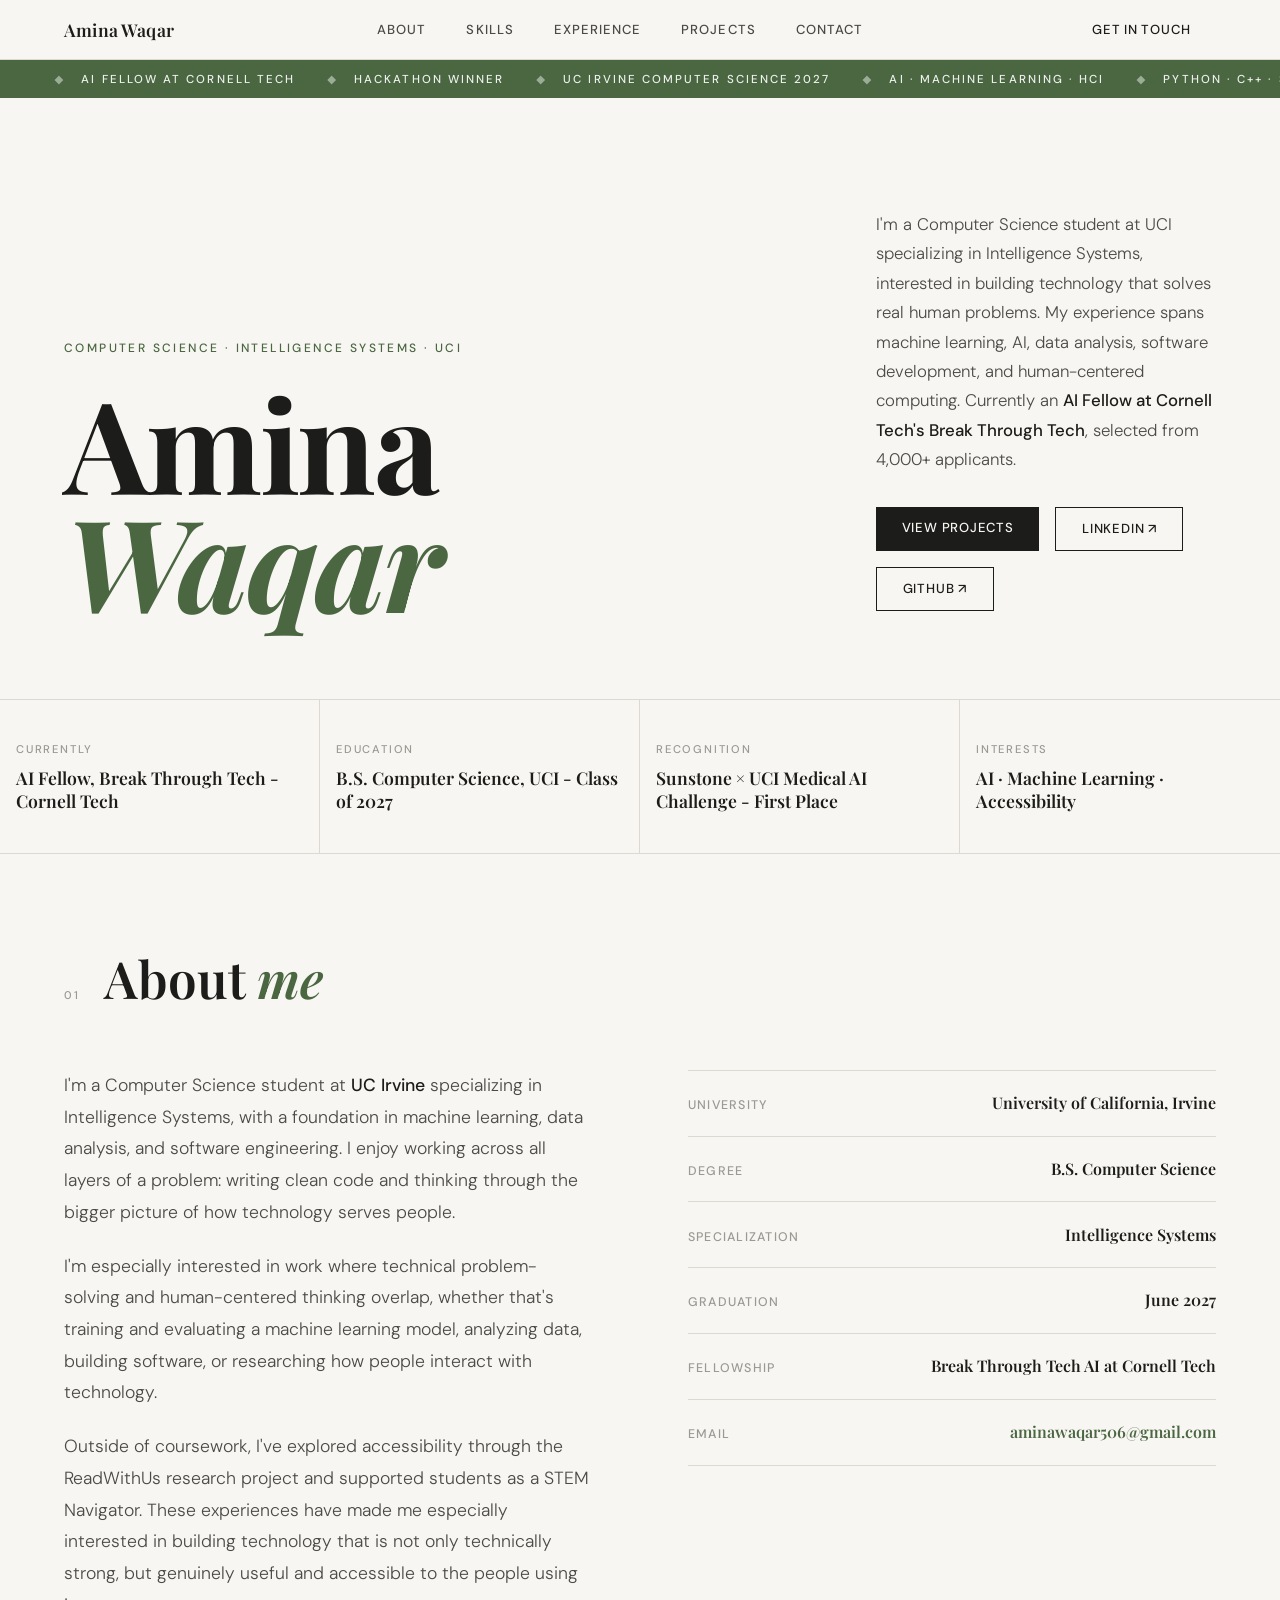
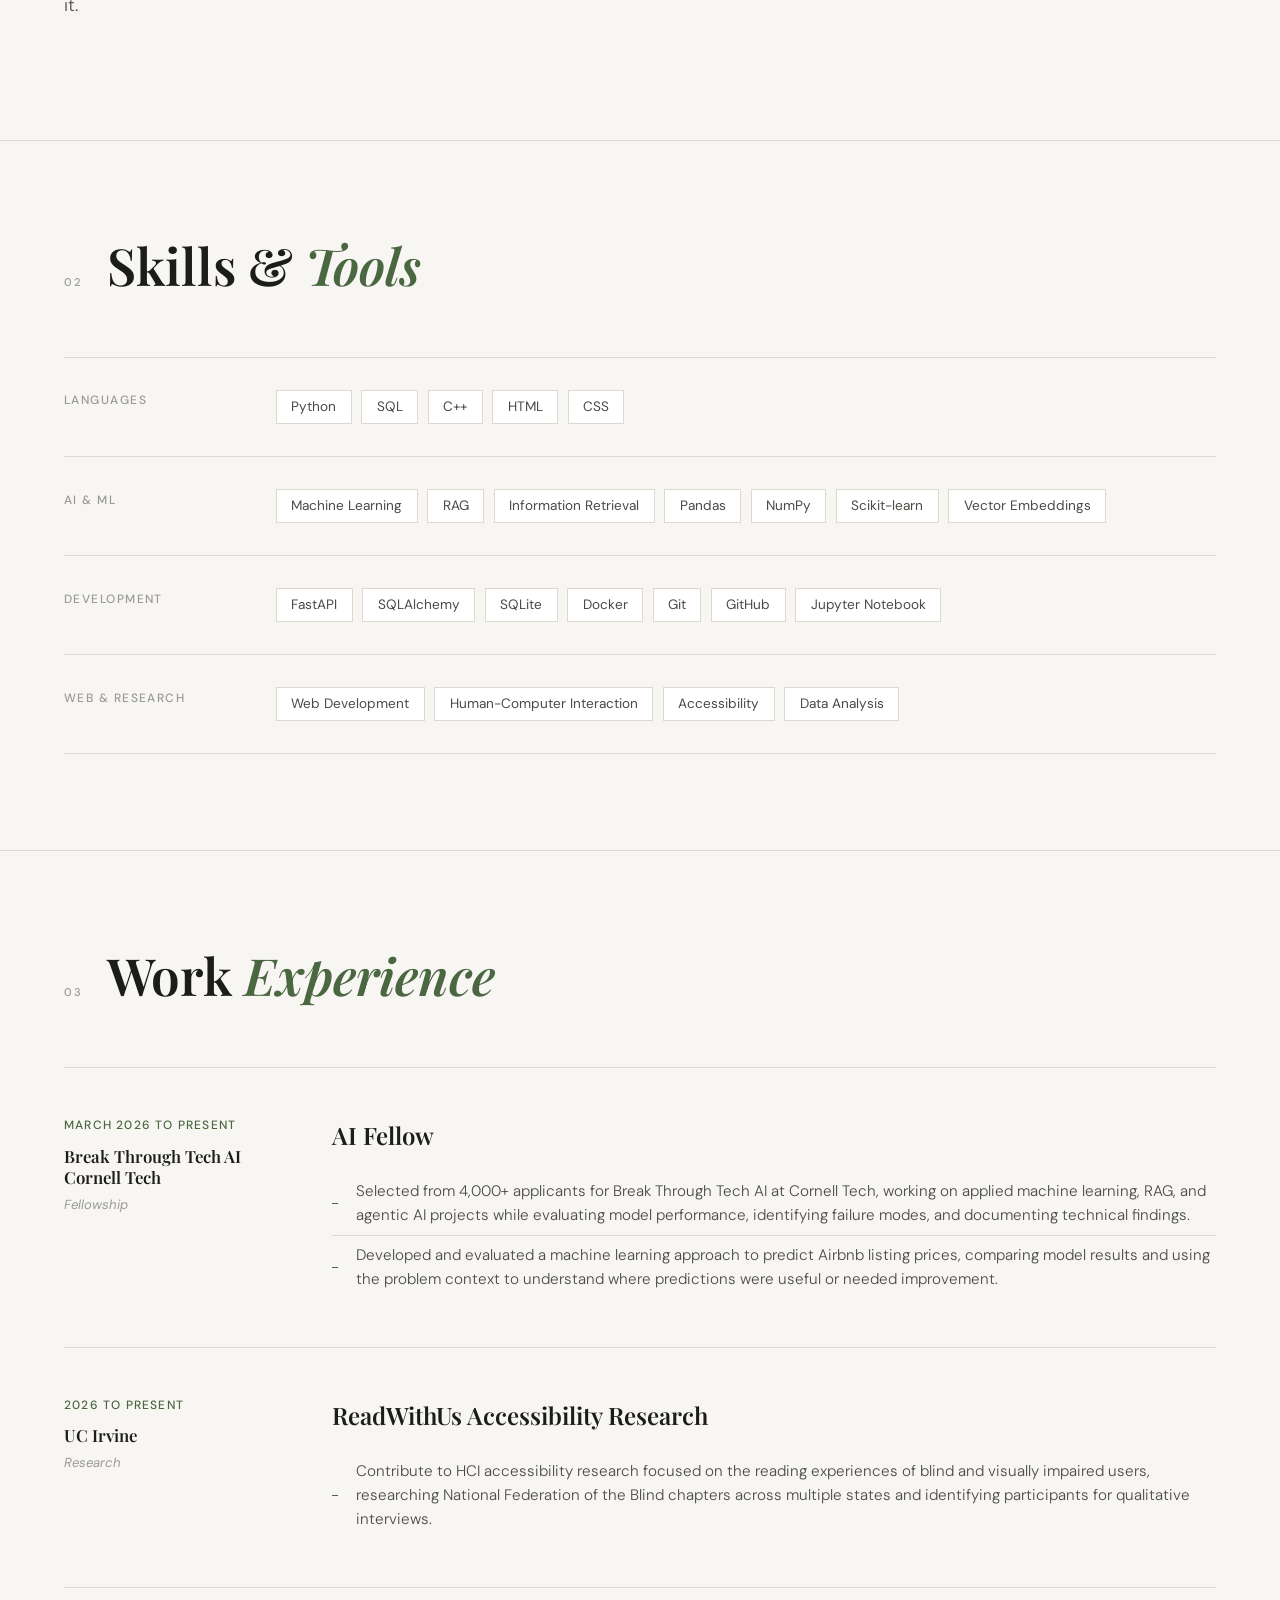
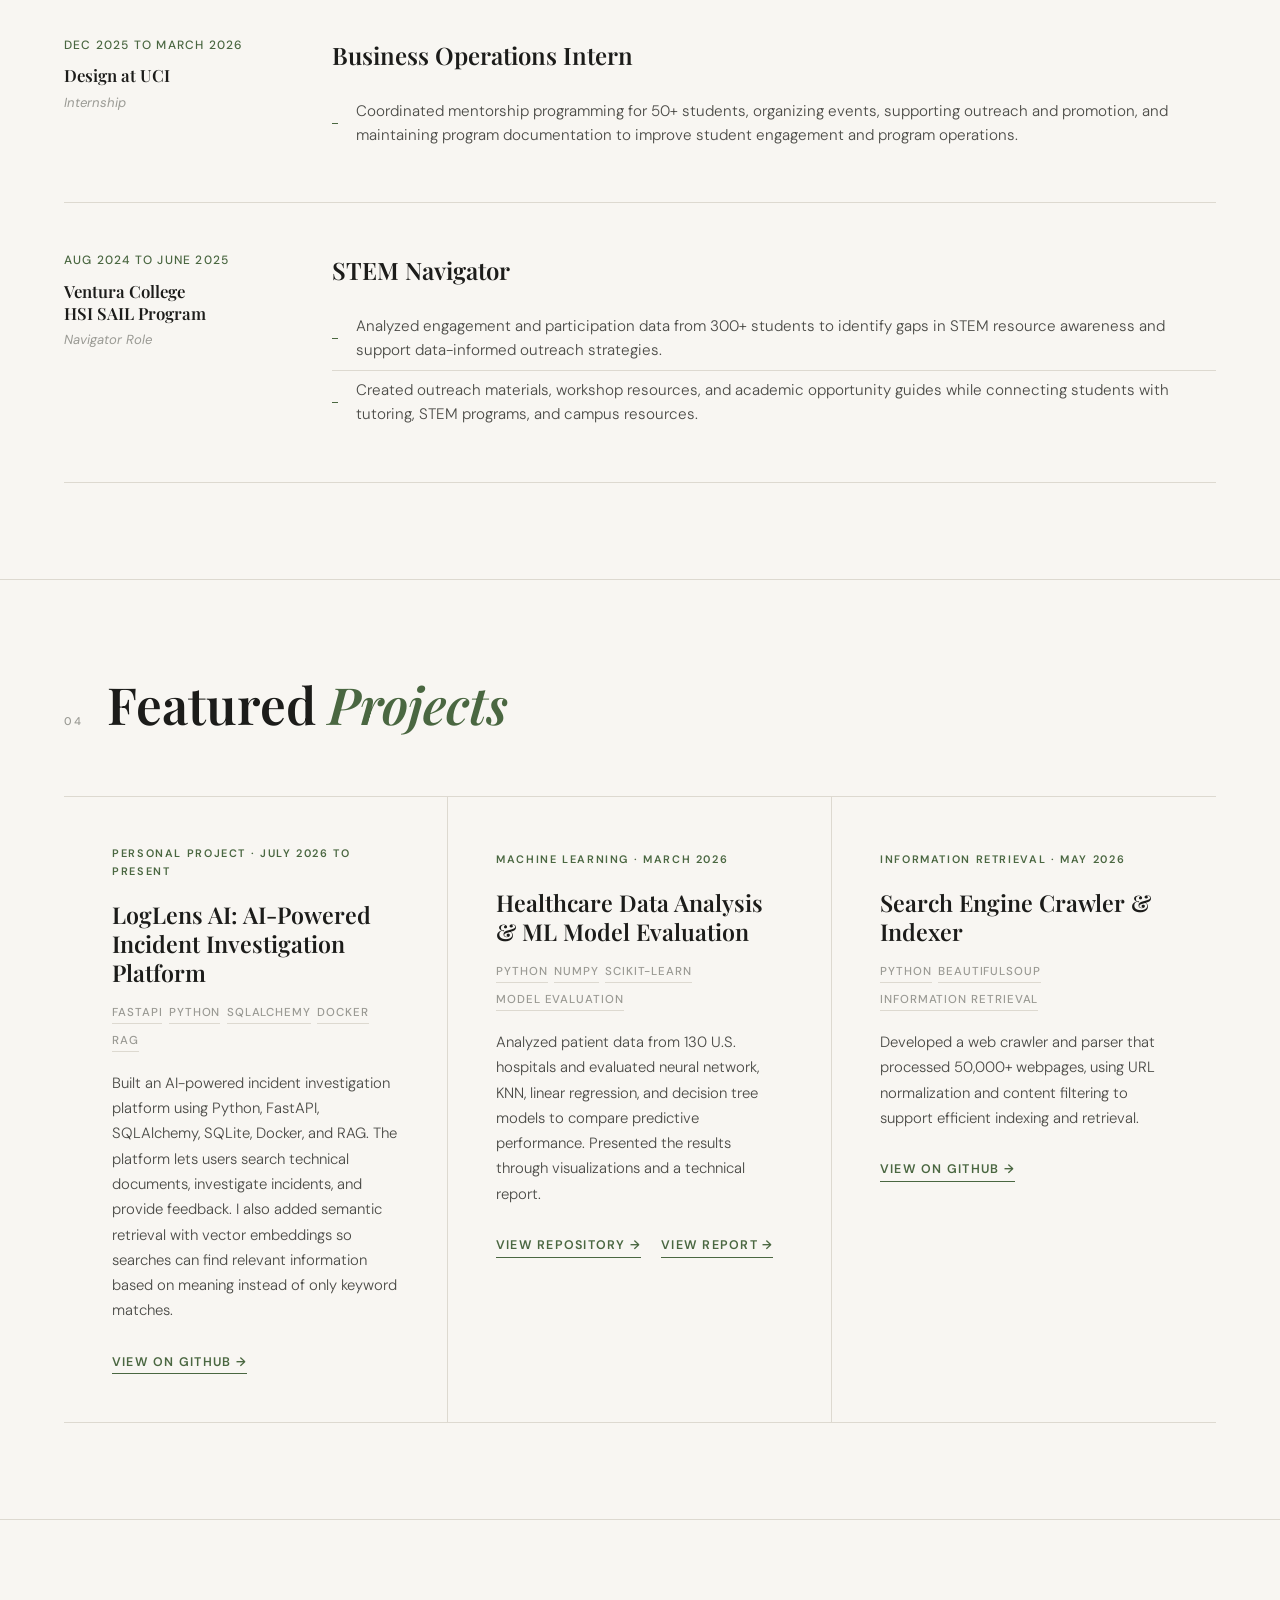
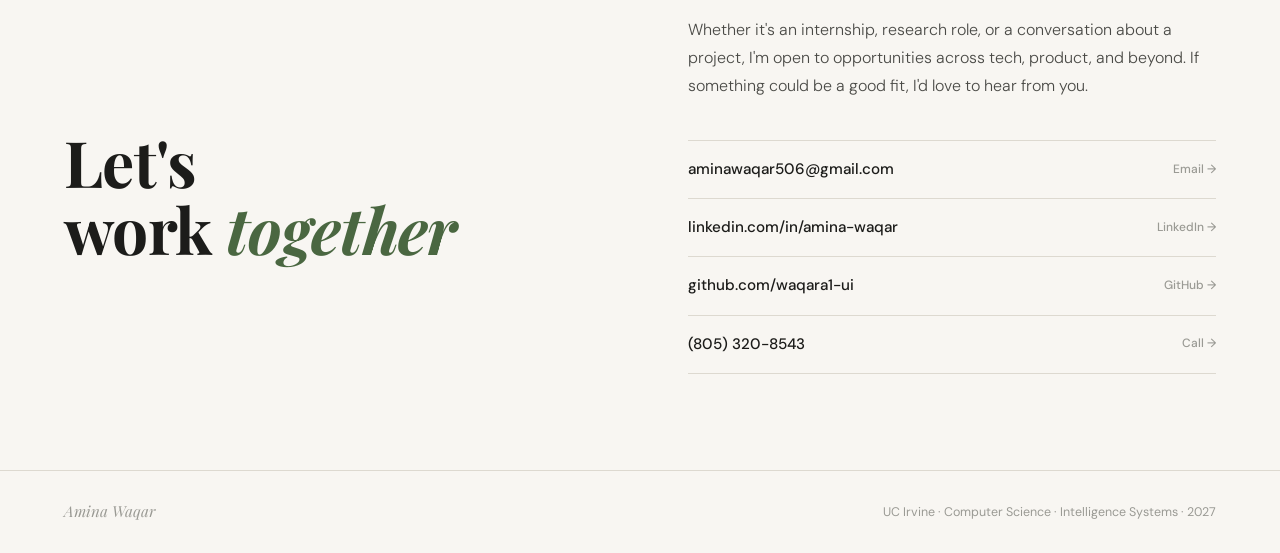
<file: index.html>
<!DOCTYPE html>
<html lang="en">
<head>
  <meta charset="UTF-8">
  <meta name="viewport" content="width=device-width, initial-scale=1.0">

  <meta name="google-site-verification" content="4xsVk-DRwok3PpO0d4yOL2cHbEw5NZUAEKXHMpQDtZQ" />

  <title>Amina Waqar</title>

  <link href="https://fonts.googleapis.com/css2?family=Playfair+Display:ital,wght@0,400;0,600;0,700;1,400;1,600&family=DM+Sans:ital,wght@0,300;0,400;0,500;1,300&display=swap" rel="stylesheet">
  <link rel="stylesheet" href="css/style.css">
</head>
<body>

<!-- NAV -->
<nav>
  <a href="#hero" class="nav-logo">Amina Waqar</a>
  <ul class="nav-links">
    <li><a href="#about">About</a></li>
    <li><a href="#skills">Skills</a></li>
    <li><a href="#experience">Experience</a></li>
    <li><a href="#projects">Projects</a></li>
    <li><a href="#contact">Contact</a></li>
  </ul>
  <a href="mailto:aminawaqar506@gmail.com" class="btn nav-cta">Get in touch</a>
</nav>

<!-- TICKER -->
<div class="ticker-wrap">
  <div class="ticker-track">
    <span>AI Fellow At Cornell Tech</span>
    <span>Hackathon Winner</span>
    <span>UC Irvine Computer Science 2027</span>
    <span>AI · Machine Learning · HCI</span>
    <span>Python · C++ · SQL</span>
    <span>Intelligence Systems</span>
  </div>
</div>

<!-- HERO -->
<div id="hero">
  <div class="hero-left">
    <div class="hero-eyebrow">Computer Science · Intelligence Systems · UCI</div>
    <h1 class="hero-name">Amina<br><em>Waqar</em></h1>
  </div>
  <div class="hero-right reveal">
    <p class="hero-bio">
      I'm a Computer Science student at UCI specializing in Intelligence Systems, interested in building technology that solves real human problems. My experience spans machine learning, AI, data analysis, software development, and human-centered computing. Currently an <strong>AI Fellow at Cornell Tech's Break Through Tech</strong>, selected from 4,000+ applicants.
    </p>
    <div class="hero-actions">
      <a href="#projects" class="btn btn-dark">View Projects</a>
      <a href="https://www.linkedin.com/in/amina-waqar-232b79376/" target="_blank" class="btn btn-ghost">LinkedIn ↗</a>
      <a href="https://github.com/waqara1-ui" target="_blank" class="btn btn-ghost">GitHub ↗</a>
    </div>
  </div>
</div>

<!-- INTRO STRIP -->
<div class="intro-strip">
  <div class="intro-item reveal">
    <div class="intro-item-label">Currently</div>
    <div class="intro-item-value">AI Fellow, Break Through Tech - Cornell Tech</div>
  </div>
  <div class="intro-item reveal">
    <div class="intro-item-label">Education</div>
    <div class="intro-item-value">B.S. Computer Science, UCI - Class of 2027</div>
  </div>
  <div class="intro-item reveal">
    <div class="intro-item-label">Recognition</div>
    <div class="intro-item-value">Sunstone × UCI Medical AI Challenge - First Place</div>
  </div>
  <div class="intro-item reveal">
    <div class="intro-item-label">Interests</div>
    <div class="intro-item-value">AI · Machine Learning · Accessibility</div>
  </div>
</div>

<!-- ABOUT -->
<section class="section" id="about">
  <div class="section-header reveal">
    <span class="section-num">01</span>
    <h2 class="section-title">About <em>me</em></h2>
  </div>
  <div class="about-body">
    <div class="about-text reveal">
      <p>I'm a Computer Science student at <strong>UC Irvine</strong> specializing in Intelligence Systems, with a foundation in machine learning, data analysis, and software engineering. I enjoy working across all layers of a problem: writing clean code and thinking through the bigger picture of how technology serves people.</p>
      <p>I'm especially interested in work where technical problem-solving and human-centered thinking overlap, whether that's training and evaluating a machine learning model, analyzing data, building software, or researching how people interact with technology.</p>
      <p>Outside of coursework, I've explored accessibility through the ReadWithUs research project and supported students as a STEM Navigator. These experiences have made me especially interested in building technology that is not only technically strong, but genuinely useful and accessible to the people using it.</p>
    </div>
    <div class="about-facts reveal">
      <div class="fact-row">
        <span class="fact-label">University</span>
        <span class="fact-value">University of California, Irvine</span>
      </div>
      <div class="fact-row">
        <span class="fact-label">Degree</span>
        <span class="fact-value">B.S. Computer Science</span>
      </div>
      <div class="fact-row">
        <span class="fact-label">Specialization</span>
        <span class="fact-value">Intelligence Systems</span>
      </div>
      <div class="fact-row">
        <span class="fact-label">Graduation</span>
        <span class="fact-value">June 2027</span>
      </div>
      <div class="fact-row">
        <span class="fact-label">Fellowship</span>
        <span class="fact-value">Break Through Tech AI at Cornell Tech</span>
      </div>
      <div class="fact-row">
        <span class="fact-label">Email</span>
        <span class="fact-value"><a href="mailto:aminawaqar506@gmail.com" style="color:var(--sage)">aminawaqar506@gmail.com</a></span>
      </div>
    </div>
  </div>
</section>

<!-- SKILLS -->
<section class="section" id="skills">
  <div class="section-header reveal">
    <span class="section-num">02</span>
    <h2 class="section-title">Skills &amp; <em>Tools</em></h2>
  </div>
  <div class="reveal">
    <div class="skill-row">
      <span class="skill-cat">Languages</span>
      <div class="skill-items">
        <span class="skill-pill">Python</span>
        <span class="skill-pill">SQL</span>
        <span class="skill-pill">C++</span>
        <span class="skill-pill">HTML</span>
        <span class="skill-pill">CSS</span>
      </div>
    </div>
    <div class="skill-row">
      <span class="skill-cat">AI &amp; ML</span>
      <div class="skill-items">
        <span class="skill-pill">Machine Learning</span>
        <span class="skill-pill">RAG</span>
        <span class="skill-pill">Information Retrieval</span>
        <span class="skill-pill">Pandas</span>
        <span class="skill-pill">NumPy</span>
        <span class="skill-pill">Scikit-learn</span>
        <span class="skill-pill">Vector Embeddings</span>
      </div>
    </div>
    <div class="skill-row">
      <span class="skill-cat">Development</span>
      <div class="skill-items">
        <span class="skill-pill">FastAPI</span>
        <span class="skill-pill">SQLAlchemy</span>
        <span class="skill-pill">SQLite</span>
        <span class="skill-pill">Docker</span>
        <span class="skill-pill">Git</span>
        <span class="skill-pill">GitHub</span>
        <span class="skill-pill">Jupyter Notebook</span>
      </div>
    </div>
    <div class="skill-row">
      <span class="skill-cat">Web &amp; Research</span>
      <div class="skill-items">
        <span class="skill-pill">Web Development</span>
        <span class="skill-pill">Human-Computer Interaction</span>
        <span class="skill-pill">Accessibility</span>
        <span class="skill-pill">Data Analysis</span>
      </div>
    </div>
  </div>
</section>

<!-- EXPERIENCE -->
<section class="section" id="experience">
  <div class="section-header reveal">
    <span class="section-num">03</span>
    <h2 class="section-title">Work <em>Experience</em></h2>
  </div>
  <div class="exp-list">

    <div class="exp-item reveal">
      <div class="exp-meta">
        <div class="exp-date">March 2026 to Present</div>
        <div class="exp-org">Break Through Tech AI<br>Cornell Tech</div>
        <div class="exp-type">Fellowship</div>
      </div>
      <div>
        <div class="exp-role">AI Fellow</div>
        <ul class="exp-bullets">
          <li>Selected from 4,000+ applicants for Break Through Tech AI at Cornell Tech, working on applied machine learning, RAG, and agentic AI projects while evaluating model performance, identifying failure modes, and documenting technical findings.</li>
          <li>Developed and evaluated a machine learning approach to predict Airbnb listing prices, comparing model results and using the problem context to understand where predictions were useful or needed improvement.</li>
        </ul>
      </div>
    </div>

    <div class="exp-item reveal">
      <div class="exp-meta">
        <div class="exp-date">2026 to Present</div>
        <div class="exp-org">UC Irvine</div>
        <div class="exp-type">Research</div>
      </div>
      <div>
        <div class="exp-role">ReadWithUs Accessibility Research</div>
        <ul class="exp-bullets">
          <li>Contribute to HCI accessibility research focused on the reading experiences of blind and visually impaired users, researching National Federation of the Blind chapters across multiple states and identifying participants for qualitative interviews.</li>
        </ul>
      </div>
    </div>

    <div class="exp-item reveal">
      <div class="exp-meta">
        <div class="exp-date">Dec 2025 to March 2026</div>
        <div class="exp-org">Design at UCI</div>
        <div class="exp-type">Internship</div>
      </div>
      <div>
        <div class="exp-role">Business Operations Intern</div>
        <ul class="exp-bullets">
          <li>Coordinated mentorship programming for 50+ students, organizing events, supporting outreach and promotion, and maintaining program documentation to improve student engagement and program operations.</li>
        </ul>
      </div>
    </div>

    <div class="exp-item reveal">
      <div class="exp-meta">
        <div class="exp-date">Aug 2024 to June 2025</div>
        <div class="exp-org">Ventura College<br>HSI SAIL Program</div>
        <div class="exp-type">Navigator Role</div>
      </div>
      <div>
        <div class="exp-role">STEM Navigator</div>
        <ul class="exp-bullets">
          <li>Analyzed engagement and participation data from 300+ students to identify gaps in STEM resource awareness and support data-informed outreach strategies.</li>
          <li>Created outreach materials, workshop resources, and academic opportunity guides while connecting students with tutoring, STEM programs, and campus resources.</li>
        </ul>
      </div>
    </div>

  </div>
</section>

<!-- PROJECTS -->
<section class="section" id="projects">
  <div class="section-header reveal">
    <span class="section-num">04</span>
    <h2 class="section-title">Featured <em>Projects</em></h2>
  </div>
  <div class="projects-grid">

    <div class="project-card reveal">
      <div class="project-badge">Personal Project · July 2026 to Present</div>
      <h3 class="project-title">LogLens AI: AI-Powered Incident Investigation Platform</h3>
      <div class="project-tech">
        <span class="tech-tag">FastAPI</span>
        <span class="tech-tag">Python</span>
        <span class="tech-tag">SQLAlchemy</span>
        <span class="tech-tag">Docker</span>
        <span class="tech-tag">RAG</span>
      </div>
      <p class="project-desc">Built an AI-powered incident investigation platform using Python, FastAPI, SQLAlchemy, SQLite, Docker, and RAG. The platform lets users search technical documents, investigate incidents, and provide feedback. I also added semantic retrieval with vector embeddings so searches can find relevant information based on meaning instead of only keyword matches.</p>
      <a href="https://github.com/waqara1-ui/knowledgehub-ai" target="_blank" class="project-link">View on GitHub →</a>
    </div>

    <div class="project-card reveal">
      <div class="project-badge">Machine Learning · March 2026</div>
      <h3 class="project-title">Healthcare Data Analysis &amp; ML Model Evaluation</h3>
      <div class="project-tech">
        <span class="tech-tag">Python</span>
        <span class="tech-tag">NumPy</span>
        <span class="tech-tag">Scikit-learn</span>
        <span class="tech-tag">Model Evaluation</span>
      </div>
      <p class="project-desc">Analyzed patient data from 130 U.S. hospitals and evaluated neural network, KNN, linear regression, and decision tree models to compare predictive performance. Presented the results through visualizations and a technical report.</p>
      <a href="https://github.com/KarenCC0415/CS178_Final_Project" target="_blank" class="project-link">View Repository →</a>
      <a href="https://docs.google.com/document/d/1ClfMlVrebLuwXhLW5P8zhx9MNijAJ_XlQaq63UbmfHg/edit?usp=sharing" target="_blank" class="project-link" style="margin-left:1rem;">View Report →</a>
    </div>

    <div class="project-card reveal">
      <div class="project-badge">Information Retrieval · May 2026</div>
      <h3 class="project-title">Search Engine Crawler &amp; Indexer</h3>
      <div class="project-tech">
        <span class="tech-tag">Python</span>
        <span class="tech-tag">BeautifulSoup</span>
        <span class="tech-tag">Information Retrieval</span>
      </div>
      <p class="project-desc">Developed a web crawler and parser that processed 50,000+ webpages, using URL normalization and content filtering to support efficient indexing and retrieval.</p>
      <a href="https://github.com/waqara1-ui/ics-crawler-project" target="_blank" class="project-link">View on GitHub →</a>
    </div>

  </div>
</section>

<!-- CONTACT -->
<section class="section" id="contact">
  <div class="contact-body">
    <div class="reveal">
      <h2 class="contact-headline">Let's<br>work <em>together</em></h2>
    </div>
    <div class="contact-right reveal">
      <p>Whether it's an internship, research role, or a conversation about a project, I'm open to opportunities across tech, product, and beyond. If something could be a good fit, I'd love to hear from you.</p>
      <ul class="contact-list">
        <li>
          <a href="mailto:aminawaqar506@gmail.com">
            aminawaqar506@gmail.com
            <span class="link-label">Email →</span>
          </a>
        </li>
        <li>
          <a href="https://www.linkedin.com/in/amina-waqar-232b79376/" target="_blank">
            linkedin.com/in/amina-waqar
            <span class="link-label">LinkedIn →</span>
          </a>
        </li>
        <li>
          <a href="https://github.com/waqara1-ui" target="_blank">
            github.com/waqara1-ui
            <span class="link-label">GitHub →</span>
          </a>
        </li>
        <li>
          <a href="tel:8053208543">
            (805) 320-8543
            <span class="link-label">Call →</span>
          </a>
        </li>
      </ul>
    </div>
  </div>
</section>

<footer>
  <span class="footer-name">Amina Waqar</span>
  <span class="footer-note">UC Irvine · Computer Science · Intelligence Systems · 2027</span>
</footer>

<script src="js/script.js"></script>
</body>
</html>
</file>
<file: css/style.css>
*, *::before, *::after { box-sizing: border-box; margin: 0; padding: 0; }
html { scroll-behavior: smooth; }

:root {
  --cream:    #F8F6F2;
  --white:    #FFFFFF;
  --ink:      #1C1C1A;
  --ink-soft: #4A4A46;
  --ink-mute: #9A9A94;
  --sage:     #4A6741;
  --sage-lt:  #6B8F61;
  --rule:     #DDD9D0;
  --serif:    'Playfair Display', Georgia, serif;
  --sans:     'DM Sans', system-ui, sans-serif;
}

body {
  background: var(--cream);
  color: var(--ink);
  font-family: var(--sans);
  font-size: 16px;
  line-height: 1.65;
  -webkit-font-smoothing: antialiased;
}

a { color: inherit; text-decoration: none; }

/* ── NAV ── */
nav {
  position: fixed; top: 0; left: 0; right: 0; z-index: 100;
  background: rgba(248,246,242,0.92);
  backdrop-filter: blur(10px);
  border-bottom: 1px solid var(--rule);
  display: flex; align-items: center; justify-content: space-between;
  padding: 0 5%;
  height: 60px;
}
.nav-logo {
  font-family: var(--serif);
  font-size: 1.1rem; font-weight: 600;
  letter-spacing: 0.01em;
  color: var(--ink);
}
.nav-links {
  display: flex; gap: 2.5rem; list-style: none;
}
.nav-links a {
  font-size: 0.82rem; letter-spacing: 0.08em;
  text-transform: uppercase; font-weight: 500;
  color: var(--ink-soft);
  transition: color 0.2s;
}
.nav-links a:hover { color: var(--sage); }
.nav-cta {
  font-size: 0.82rem; letter-spacing: 0.08em;
  text-transform: uppercase; font-weight: 500;
  color: var(--ink);
  border: 1px solid var(--ink);
  padding: 0.4rem 1.2rem;
  transition: background 0.2s, color 0.2s;
}
.nav-cta:hover { background: var(--ink); color: var(--cream); }

/* ── TICKER ── */
.ticker-wrap {
  margin-top: 60px;
  background: var(--sage);
  overflow: hidden;
  height: 38px;
  display: flex; align-items: center;
}
.ticker-track {
  display: flex;
  white-space: nowrap;
  width: 100%;
  justify-content: space-between;
  padding: 0 3%;
}
.ticker-track span {
  font-size: 0.72rem; letter-spacing: 0.18em;
  text-transform: uppercase; font-weight: 500;
  color: rgba(255,255,255,0.9);
  padding: 0 1rem;
}
.ticker-track span::before {
  content: '◆';
  margin-right: 1rem;
  opacity: 0.5;
}

/* ── HERO ── */
#hero {
  padding: 7rem 5% 5rem;
  border-bottom: 1px solid var(--rule);
  display: grid;
  grid-template-columns: 1fr 340px;
  gap: 4rem;
  align-items: end;
  max-width: 1300px;
  margin: 0 auto;
}
.hero-left { }
.hero-eyebrow {
  font-size: 0.75rem; letter-spacing: 0.2em;
  text-transform: uppercase; font-weight: 500;
  color: var(--sage); margin-bottom: 1.6rem;
}
.hero-name {
  font-family: var(--serif);
  font-size: clamp(4.5rem, 10vw, 9rem);
  font-weight: 700; line-height: 0.92;
  letter-spacing: -0.02em;
  color: var(--ink);
}
.hero-name em {
  font-style: italic;
  color: var(--sage);
}
.hero-right {
  padding-bottom: 0.5rem;
}
.hero-bio {
  font-size: 1.05rem; line-height: 1.75;
  color: var(--ink-soft);
  margin-bottom: 2rem;
  font-weight: 300;
}
.hero-bio strong { color: var(--ink); font-weight: 500; }
.hero-actions { display: flex; gap: 1rem; flex-wrap: wrap; }
.btn {
  display: inline-block;
  padding: 0.65rem 1.6rem;
  font-size: 0.82rem; font-weight: 500;
  letter-spacing: 0.06em; text-transform: uppercase;
  transition: all 0.2s;
  font-family: var(--sans);
  cursor: pointer; border: none;
}
.btn-dark {
  background: var(--ink); color: var(--cream);
}
.btn-dark:hover { background: var(--sage); }
.btn-ghost {
  background: transparent; color: var(--ink);
  border: 1px solid var(--ink);
}
.btn-ghost:hover { background: var(--ink); color: var(--cream); }

/* ── INTRO STRIP ── */
.intro-strip {
  border-bottom: 1px solid var(--rule);
  display: grid;
  grid-template-columns: repeat(4, 1fr);
  max-width: 1300px; margin: 0 auto;
}
.intro-item {
  padding: 2.5rem 5% 2.5rem;
  border-right: 1px solid var(--rule);
}
.intro-item:last-child { border-right: none; }
.intro-item-label {
  font-size: 0.7rem; letter-spacing: 0.16em;
  text-transform: uppercase; color: var(--ink-mute);
  font-weight: 500; margin-bottom: 0.5rem;
}
.intro-item-value {
  font-family: var(--serif);
  font-size: 1.1rem; font-weight: 600;
  color: var(--ink); line-height: 1.3;
}

/* ── GENERAL SECTION ── */
.section {
  max-width: 1300px; margin: 0 auto;
  padding: 6rem 5%;
  border-bottom: 1px solid var(--rule);
}
.section-header {
  display: flex; align-items: baseline;
  gap: 1.5rem; margin-bottom: 4rem;
}
.section-num {
  font-size: 0.7rem; letter-spacing: 0.18em;
  text-transform: uppercase; color: var(--ink-mute);
  font-weight: 500; padding-top: 0.25rem;
}
.section-title {
  font-family: var(--serif);
  font-size: clamp(2rem, 4vw, 3.2rem);
  font-weight: 600; line-height: 1.1;
  color: var(--ink);
}
.section-title em { font-style: italic; color: var(--sage); }

/* ── ABOUT ── */
.about-body {
  display: grid;
  grid-template-columns: 1fr 1fr;
  gap: 6rem;
  align-items: start;
}
.about-text p {
  font-size: 1.1rem; line-height: 1.8;
  color: var(--ink-soft); margin-bottom: 1.4rem;
  font-weight: 300;
}
.about-text p strong { color: var(--ink); font-weight: 500; }
.about-callout {
  font-family: var(--serif);
  font-size: 1.6rem; font-weight: 400; font-style: italic;
  line-height: 1.4; color: var(--ink);
  border-left: 3px solid var(--sage);
  padding-left: 1.8rem;
  margin: 2rem 0;
}
.about-facts { }
.fact-row {
  display: flex; justify-content: space-between;
  align-items: baseline;
  padding: 1.2rem 0;
  border-bottom: 1px solid var(--rule);
}
.fact-row:first-child { border-top: 1px solid var(--rule); }
.fact-label {
  font-size: 0.78rem; letter-spacing: 0.1em;
  text-transform: uppercase; color: var(--ink-mute);
  font-weight: 500;
}
.fact-value {
  font-family: var(--serif);
  font-size: 1rem; font-weight: 600;
  text-align: right; max-width: 60%;
}

/* ── SKILLS ── */
.skills-body {
  display: grid;
  grid-template-columns: 1fr 1fr;
  gap: 0;
}
.skill-row {
  display: grid;
  grid-template-columns: 180px 1fr;
  align-items: start;
  padding: 2rem 0;
  border-bottom: 1px solid var(--rule);
  gap: 2rem;
  grid-column: 1 / -1;
}
.skill-row:first-child { border-top: 1px solid var(--rule); }
.skill-cat {
  font-size: 0.75rem; letter-spacing: 0.12em;
  text-transform: uppercase; color: var(--ink-mute);
  font-weight: 500; padding-top: 0.1rem;
}
.skill-items {
  display: flex; flex-wrap: wrap; gap: 0.6rem;
}
.skill-pill {
  display: inline-block;
  padding: 0.3rem 0.9rem;
  background: var(--white);
  border: 1px solid var(--rule);
  font-size: 0.85rem; font-weight: 400;
  color: var(--ink-soft);
  transition: border-color 0.2s, color 0.2s;
}
.skill-pill:hover { border-color: var(--sage); color: var(--sage); }

/* ── EXPERIENCE ── */
.exp-list { }
.exp-item {
  display: grid;
  grid-template-columns: 220px 1fr;
  gap: 3rem;
  padding: 3rem 0;
  border-bottom: 1px solid var(--rule);
  align-items: start;
}
.exp-item:first-child { border-top: 1px solid var(--rule); }
.exp-meta { }
.exp-date {
  font-size: 0.75rem; letter-spacing: 0.1em;
  text-transform: uppercase; color: var(--sage);
  font-weight: 500; margin-bottom: 0.6rem;
}
.exp-org {
  font-family: var(--serif);
  font-size: 1.05rem; font-weight: 600;
  line-height: 1.3; color: var(--ink);
  margin-bottom: 0.3rem;
}
.exp-type {
  font-size: 0.82rem; color: var(--ink-mute);
  font-style: italic;
}
.exp-role {
  font-family: var(--serif);
  font-size: 1.5rem; font-weight: 600;
  margin-bottom: 1rem; color: var(--ink);
}
.exp-bullets { list-style: none; }
.exp-bullets li {
  font-size: 0.95rem; color: var(--ink-soft);
  padding: 0.45rem 0 0.45rem 1.5rem;
  position: relative; line-height: 1.6;
  border-bottom: 1px solid var(--rule);
  font-weight: 300;
}
.exp-bullets li:last-child { border-bottom: none; }
.exp-bullets li::before {
  content: '';
  position: absolute; left: 0; top: 50%;
  width: 6px; height: 1px;
  background: var(--sage);
}

/* ── PROJECTS ── */
.projects-grid {
  display: grid;
  grid-template-columns: repeat(3, 1fr);
  gap: 0;
  border-top: 1px solid var(--rule);
}
.project-card {
  padding: 3rem;
  border-right: 1px solid var(--rule);
  border-bottom: 1px solid var(--rule);
  transition: background 0.2s;
}
.project-card:last-child { border-right: none; }
.project-card:hover { background: var(--white); }
.project-badge {
  display: inline-block;
  font-size: 0.68rem; letter-spacing: 0.15em;
  text-transform: uppercase; font-weight: 600;
  color: var(--sage);
  margin-bottom: 1.2rem;
}
.project-title {
  font-family: var(--serif);
  font-size: 1.45rem; font-weight: 600;
  line-height: 1.25; color: var(--ink);
  margin-bottom: 1rem;
}
.project-tech {
  display: flex; flex-wrap: wrap; gap: 0.4rem;
  margin-bottom: 1.2rem;
}
.tech-tag {
  font-size: 0.72rem; letter-spacing: 0.08em;
  font-weight: 500; text-transform: uppercase;
  color: var(--ink-mute);
  border-bottom: 1px solid var(--rule);
  padding-bottom: 1px;
}
.project-desc {
  font-size: 0.93rem; line-height: 1.7;
  color: var(--ink-soft); font-weight: 300;
  margin-bottom: 1.5rem;
}
.project-link {
  font-size: 0.78rem; letter-spacing: 0.1em;
  text-transform: uppercase; font-weight: 600;
  color: var(--sage);
  display: inline-flex; align-items: center; gap: 0.4rem;
  border-bottom: 1px solid var(--sage);
  padding-bottom: 1px;
  transition: opacity 0.2s;
}
.project-link:hover { opacity: 0.65; }

/* ── CONTACT ── */
#contact { border-bottom: none; }
.contact-body {
  display: grid;
  grid-template-columns: 1fr 1fr;
  gap: 6rem;
  align-items: center;
}
.contact-headline {
  font-family: var(--serif);
  font-size: clamp(2.5rem, 5vw, 4.5rem);
  font-weight: 700; line-height: 1.05;
  letter-spacing: -0.01em;
}
.contact-headline em { font-style: italic; color: var(--sage); }
.contact-right p {
  font-size: 1rem; color: var(--ink-soft);
  font-weight: 300; margin-bottom: 2.5rem;
  line-height: 1.75;
}
.contact-list { list-style: none; }
.contact-list li {
  border-bottom: 1px solid var(--rule);
}
.contact-list li:first-child { border-top: 1px solid var(--rule); }
.contact-list a {
  display: flex; justify-content: space-between; align-items: center;
  padding: 1rem 0;
  font-size: 0.95rem; font-weight: 500;
  color: var(--ink);
  transition: color 0.2s, padding-left 0.2s;
}
.contact-list a:hover { color: var(--sage); padding-left: 0.5rem; }
.contact-list .link-label { font-size: 0.75rem; color: var(--ink-mute); }

/* ── FOOTER ── */
footer {
  border-top: 1px solid var(--rule);
  padding: 1.8rem 5%;
  display: flex; justify-content: space-between; align-items: center;
  max-width: 1300px; margin: 0 auto;
}
.footer-name {
  font-family: var(--serif);
  font-size: 0.95rem; font-style: italic;
  color: var(--ink-mute);
}
.footer-note {
  font-size: 0.78rem; color: var(--ink-mute);
}

/* ── REVEAL ── */
.reveal {
  opacity: 0; transform: translateY(20px);
  transition: opacity 0.65s ease, transform 0.65s ease;
}
.reveal.visible { opacity: 1; transform: none; }

/* ── RESPONSIVE ── */
@media (max-width: 900px) {
  #hero { grid-template-columns: 1fr; }
  .hero-right { padding-top: 2rem; }
  .intro-strip { grid-template-columns: 1fr 1fr; }
  .intro-item:nth-child(2) { border-right: none; }
  .about-body,
  .contact-body { grid-template-columns: 1fr; gap: 3rem; }
  .exp-item { grid-template-columns: 1fr; gap: 1rem; }
  .projects-grid { grid-template-columns: 1fr; }
  .project-card { border-right: none; padding-right: 0; }
}
@media (max-width: 600px) {
  .nav-links { display: none; }
  .hero-name { font-size: 3.8rem; }
  .intro-strip { grid-template-columns: 1fr; }
  .intro-item { border-right: none; }
}
</file>
